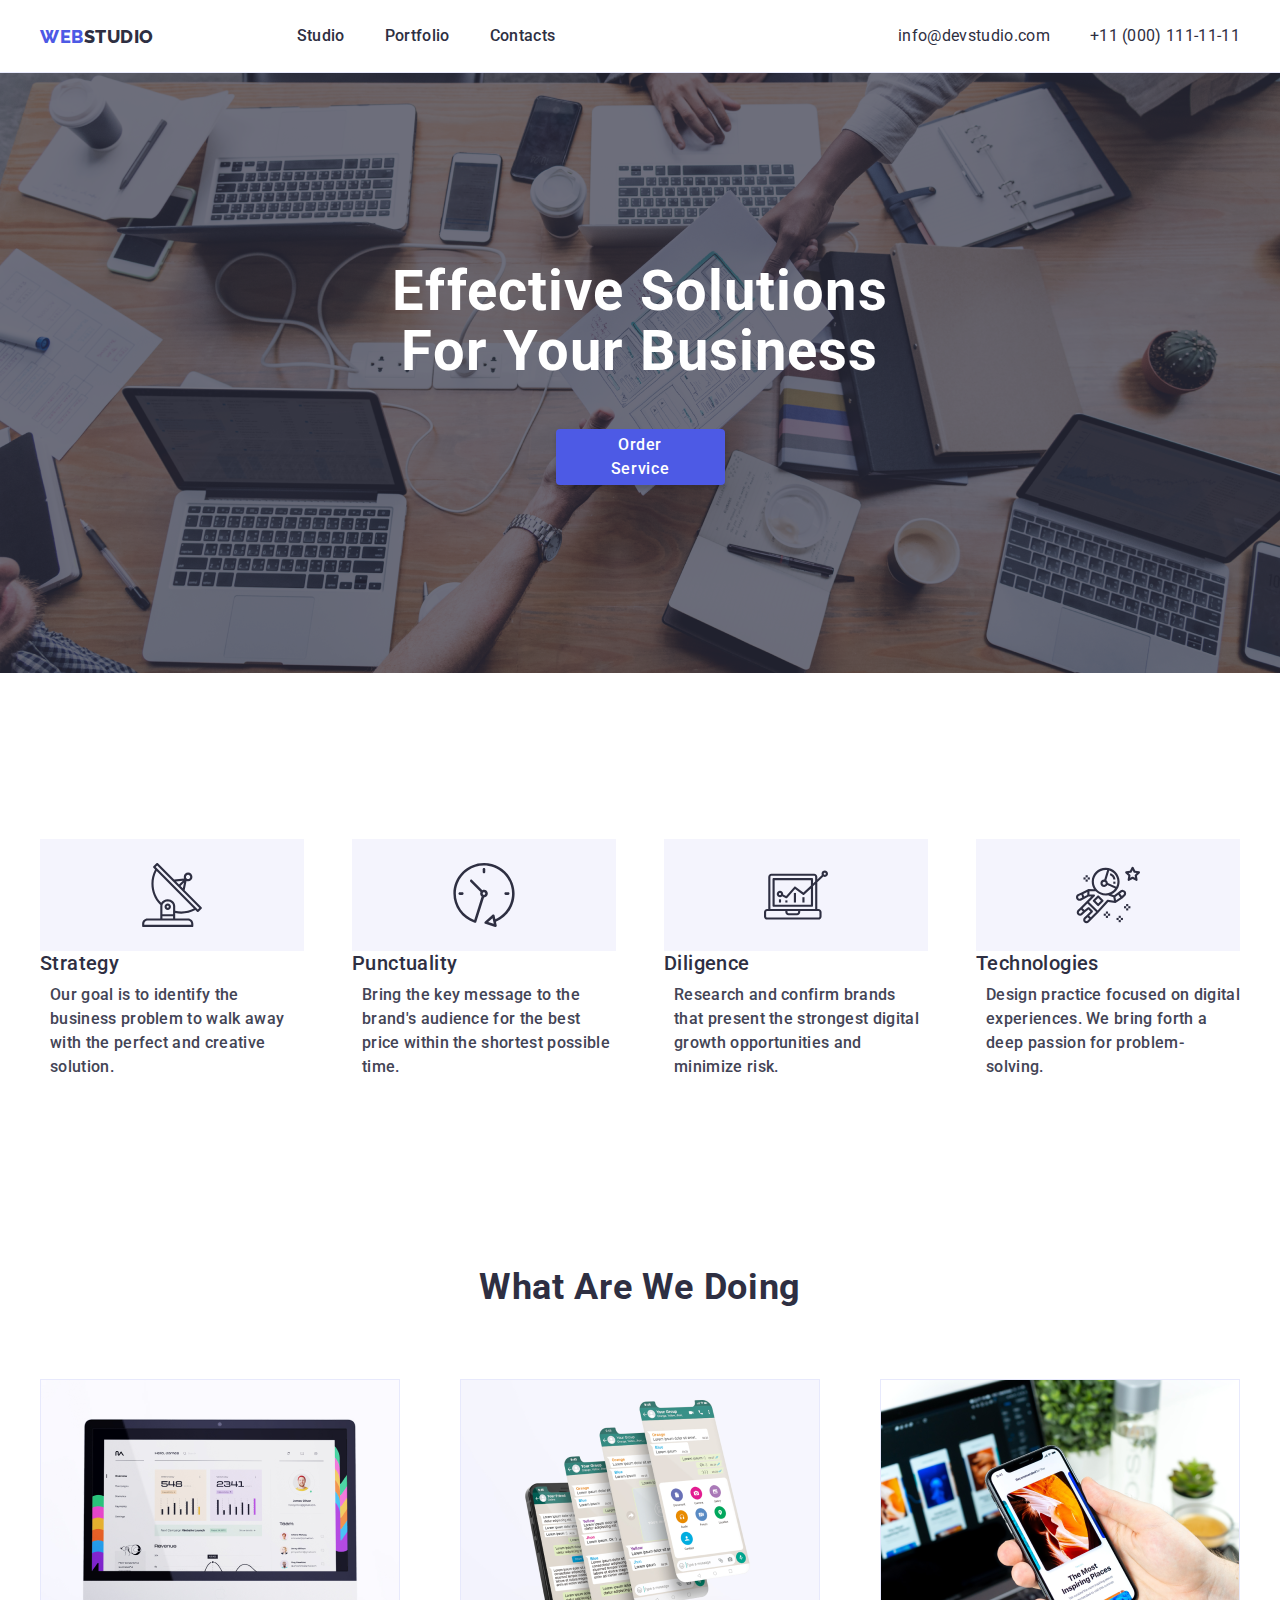
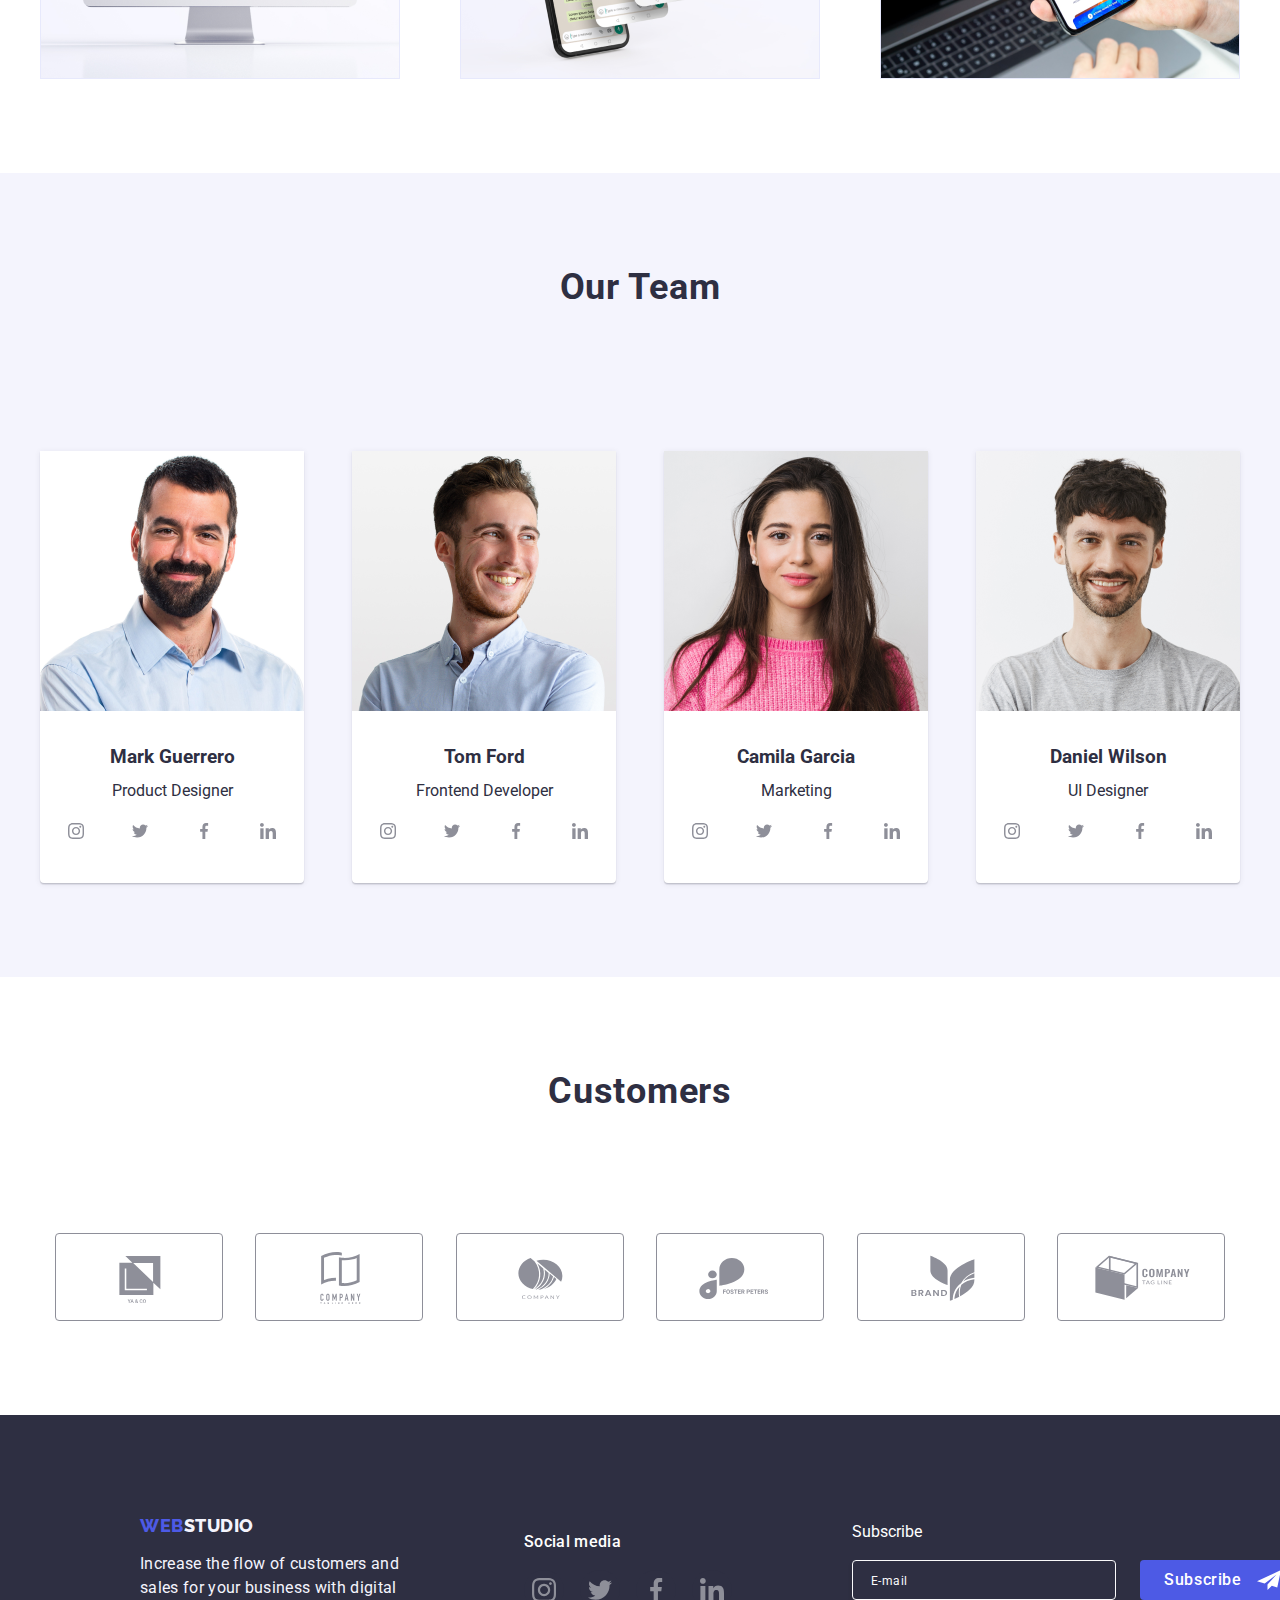
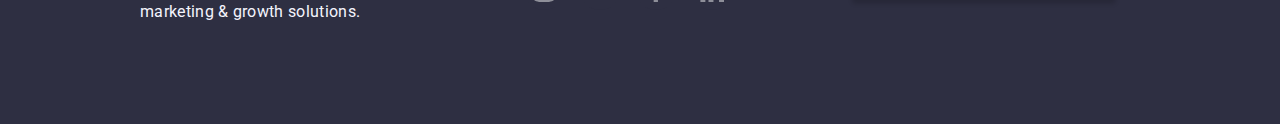
<file: index.html>
<!DOCTYPE html>
<html lang="en">
  <head>
    <meta charset="UTF-8" />
    <meta name="viewport" content="width=device-width, initial-scale=1.0" />
    <link rel="preconnect" href="https://fonts.googleapis.com" />
    <link rel="preconnect" href="https://fonts.gstatic.com" crossorigin />
    <link
      href="https://fonts.googleapis.com/css2?family=Raleway:ital,wght@0,100..900;1,100..900&family=Roboto:wght@400;500;700;900&display=swap"
      rel="stylesheet"
    />

    <!-- Normalize information -->
    <link
      rel="stylesheet"
      href="https://cdnjs.cloudflare.com/ajax/libs/modern-normalize/1.1.0/modern-normalize.min.css"
    />
    <link rel="stylesheet" href="./styles/modern-normalize.css" />
    <link rel="stylesheet" href="./styles/studio.css" />
    <title>Web Studio</title>
  </head>

  <!-- Information about body -->
  <body>
    <div class="js-menu-container">
      <button class="menu-toggle js-close-menu">&times;</button>
      <nav>
        <ul class="mobile-menu-navigation">
          <li>
            <a
              class="mobile-navbar-list-item"
              href="index.html"
              rel="noopener noreferrer"
              >Studio</a
            >
          </li>
          <li>
            <a
              class="mobile-navbar-list-item"
              href="portfolio.html"
              target="_parent"
              rel="noopener nofollow noreferrer"
              >Portfolio</a
            >
          </li>
          <li>
            <a
              class="mobile-navbar-list-item"
              href="contacts.html"
              target="_blank"
              rel="noopener nofollow noreferrer"
              >Contacts</a
            >
          </li>
        </ul>
      </nav>
      <ul class="mobile-menu-contact">
        <li>
          <a href="mailto:info@devstudio.com">info@devstudio.com</a>
        </li>
        <li>
          <a href="tel:+11 (000) 111-11-11">+11 (000) 111-11-11</a>
        </li>
      </ul>
      <ul class="mobile-social-links-list">
        <li>
          <a
            href="https://www.instagram.com/"
            target="_blank"
            class="social-icon"
            aria-label="instagram-link"
          >
            <svg>
              <use href="./images/icons/icons.svg#icon-instagram"></use>
            </svg>
          </a>
        </li>
        <li>
          <a
            href="https://www.twitter.com/"
            target="_blank"
            class="social-icon"
            aria-label="twitter-link"
          >
            <svg>
              <use href="./images/icons/icons.svg#icon-twitter"></use>
            </svg>
          </a>
        </li>
        <li>
          <a
            href="https://www.facebook.com/"
            target="_blank"
            class="social-icon"
            aria-label="facebook-link"
          >
            <svg>
              <use href="./images/icons/icons.svg#icon-facebook"></use>
            </svg>
          </a>
        </li>
        <li>
          <a
            href="https://www.linkedin.com/"
            target="_blank"
            class="social-icon"
            aria-label="linkedin-link"
          >
            <svg>
              <use href="./images/icons/icons.svg#icon-linkedin"></use>
            </svg>
          </a>
        </li>
      </ul>
    </div>
    <!-- Information about top line -->
    <header class="top-line">
      <div class="container top-line-style">
        <a href="index.html" rel="noopener noreferrer" class="logo">WEB</a>
        <nav class="navbar">
          <ul class="navbar-list">
            <li>
              <a
                class="navbar-list-item"
                href="index.html"
                rel="noopener noreferrer"
                >Studio</a
              >
            </li>
            <li>
              <a
                class="navbar-list-item"
                href="portfolio.html"
                target="_parent"
                rel="noopener nofollow noreferrer"
                >Portfolio</a
              >
            </li>
            <li>
              <a
                class="navbar-list-item"
                href="contacts.html"
                target="_blank"
                rel="noopener nofollow noreferrer"
                >Contacts</a
              >
            </li>
          </ul>
        </nav>

        <!-- Contact information -->
        <ul class="contact">
          <li>
            <a href="mailto:info@devstudio.com">info@devstudio.com</a>
          </li>
          <li>
            <a href="tel:+11 (000) 111-11-11">+11 (000) 111-11-11</a>
          </li>
        </ul>

        <button
          class="menu-toggle js-open-menu"
          aria-expanded="false"
          aria-controls="mobile-menu"
        >
          <svg
            width="24"
            height="24"
            fill="currentColor"
            viewBox="0 0 20 20"
            xmlns="http://www.w3.org/2000/svg"
          >
            <path
              fill-rule="evenodd"
              d="M3 5a1 1 0 011-1h12a1 1 0 110 2H4a1 1 0 01-1-1zM3 10a1 1 0 011-1h12a1 1 0 110 2H4a1 1 0 01-1-1zM3 15a1 1 0 011-1h12a1 1 0 110 2H4a1 1 0 01-1-1z"
              clip-rule="evenodd"
            ></path>
          </svg>
        </button>
      </div>
    </header>
    <main>
      <!-- Modal information -->
      <div class="modal is-hidden" data-modal>
        <div class="modal-content">
          <button class="close-btn" data-modal-close>&times;</button>
          <h2 class="title-form">
            Leave your contacts and we will call you back
          </h2>
          <form class="form">
            <div class="form-group">
              <label for="name">Name</label>
              <input type="text" name="name" id="name" class="input-for-icon" />
              <svg class="input-icon">
                <use href="./images/icons/icons.svg#icon-name"></use>
              </svg>
            </div>

            <div class="form-group">
              <label for="phone">Phone</label>
              <input
                type="tel"
                name="phone"
                id="phone"
                class="input-for-icon"
              />
              <svg class="input-icon">
                <use href="./images/icons/icons.svg#icon-phone"></use>
              </svg>
            </div>

            <div class="form-group">
              <label for="email">Email</label>
              <input
                type="email"
                name="email"
                id="email"
                class="input-for-icon"
              />
              <svg class="input-icon">
                <use href="./images/icons/icons.svg#icon-email"></use>
              </svg>
            </div>

            <div class="form-group">
              <label for="comment">Comment</label>
              <textarea
                class="input-comment"
                name="textarea"
                placeholder="Text input"
                id="comment"
              >
              </textarea>
            </div>

            <div>
              <label class="checkbox">
                <input type="checkbox" name="checkbox" class="checkbox-input" />
                <svg class="icon-checkbox">
                  <use href="./images/icons/icons.svg#icon-checkbox"></use>
                </svg>
                I accept the terms and conditions of the
                <span>Privacy Policy</span>
              </label>
            </div>

            <div class="btn-send-form">
              <input type="submit" value="Send" class="btn-send" />
            </div>
          </form>
        </div>
      </div>

      <!-- Information about Hero Section -->
      <section class="section section-one">
        <div class="container hero-section">
          <h1>Effective Solutions for Your Business</h1>
          <button type="button" data-modal-open>Order Service</button>
        </div>
      </section>

      <!-- Information about Section 1 - Benefits -->
      <section class="section">
        <div class="container">
          <ul class="section-list benefits-with-two-columns">
            <li class="section-list-item">
              <div class="icon-benefit-background">
                <svg class="icon-benefit">
                  <use href="./images/icons/icons.svg#icon-antenna"></use>
                </svg>
              </div>

              <h3>Strategy</h3>
              <p>
                Our goal is to identify the business problem to walk away with
                the perfect and creative solution.
              </p>
            </li>
            <li class="section-list-item">
              <div class="icon-benefit-background">
                <svg class="icon-benefit">
                  <use href="./images/icons/icons.svg#icon-clock"></use>
                </svg>
              </div>

              <h3>Punctuality</h3>
              <p>
                Bring the key message to the brand's audience for the best price
                within the shortest possible time.
              </p>
            </li>
            <li class="section-list-item">
              <div class="icon-benefit-background">
                <svg class="icon-benefit">
                  <use href="./images/icons/icons.svg#icon-diagram"></use>
                </svg>
              </div>
              <h3>Diligence</h3>
              <p>
                Research and confirm brands that present the strongest digital
                growth opportunities and minimize risk.
              </p>
            </li>
            <li class="section-list-item">
              <div class="icon-benefit-background">
                <svg class="icon-benefit">
                  <use href="./images/icons/icons.svg#icon-astronaut"></use>
                </svg>
              </div>

              <h3>Technologies</h3>
              <p>
                Design practice focused on digital experiences. We bring forth a
                deep passion for problem-solving.
              </p>
            </li>
          </ul>
        </div>
      </section>

      <!-- Information about Section 2 - What Are We Doing -->
      <section class="section what-are-we-doing">
        <div class="container section-style">
          <h2>What are we doing</h2>
          <ul class="section-list">
            <li>
              <img
                src="./images/Section_2/img_1.png"
                alt="monitor de calculator cu un grafic"
                width="360"
                height="300"
              />
            </li>
            <li>
              <img
                src="./images/Section_2/img_2.png"
                alt="ecran de telefon cu aplicatie deschisa"
                width="360"
                height="300"
              />
            </li>
            <li>
              <img
                src="./images/Section_2/img_3.png"
                alt="poza cu ecran de laptop si telefon"
                width="360"
                height="300"
              />
            </li>
          </ul>
        </div>
      </section>

      <!-- Information about Section 3 - Our Team -->
      <section class="section our-team-section">
        <div class="container section-style">
          <!-- Information about Our Team -->
          <h2>Our Team</h2>
          <ul class="section-list our-team-two-columns">
            <!-- Card 1 -->
            <li class="card">
              <img
                src="./images/Section_3/img_1.png"
                alt="Mark Guerrero"
                width="264"
                height="260"
              />
              <div class="card-content">
                <h3>Mark Guerrero</h3>
                <p>Product Designer</p>
                <ul class="social-links-list">
                  <li>
                    <a
                      href="https://www.instagram.com/"
                      target="_blank"
                      class="social-icon"
                      aria-label="instagram-link"
                    >
                      <svg>
                        <use
                          href="./images/icons/icons.svg#icon-instagram"
                        ></use>
                      </svg>
                    </a>
                  </li>
                  <li>
                    <a
                      href="https://www.twitter.com/"
                      target="_blank"
                      class="social-icon"
                      aria-label="twitter-link"
                    >
                      <svg>
                        <use href="./images/icons/icons.svg#icon-twitter"></use>
                      </svg>
                    </a>
                  </li>
                  <li>
                    <a
                      href="https://www.facebook.com/"
                      target="_blank"
                      class="social-icon"
                      aria-label="facebook-link"
                    >
                      <svg>
                        <use
                          href="./images/icons/icons.svg#icon-facebook"
                        ></use>
                      </svg>
                    </a>
                  </li>
                  <li>
                    <a
                      href="https://www.linkedin.com/"
                      target="_blank"
                      class="social-icon"
                      aria-label="linkedin-link"
                    >
                      <svg>
                        <use
                          href="./images/icons/icons.svg#icon-linkedin"
                        ></use>
                      </svg>
                    </a>
                  </li>
                </ul>
              </div>
            </li>
            <!-- Card 2 -->
            <li class="card">
              <img
                src="./images/Section_3/img_2.png"
                alt="Tom Ford"
                width="264"
                height="260"
              />
              <div class="card-content">
                <h3>Tom Ford</h3>
                <p>Frontend Developer</p>
                <ul class="social-links-list">
                  <li>
                    <a
                      href="https://www.instagram.com/"
                      target="_blank"
                      class="social-icon"
                      aria-label="instagram-link"
                    >
                      <svg>
                        <use
                          href="./images/icons/icons.svg#icon-instagram"
                        ></use>
                      </svg>
                    </a>
                  </li>
                  <li>
                    <a
                      href="https://www.twitter.com/"
                      target="_blank"
                      class="social-icon"
                      aria-label="twitter-link"
                    >
                      <svg>
                        <use href="./images/icons/icons.svg#icon-twitter"></use>
                      </svg>
                    </a>
                  </li>
                  <li>
                    <a
                      href="https://www.facebook.com/"
                      target="_blank"
                      class="social-icon"
                      aria-label="facebook-link"
                    >
                      <svg>
                        <use
                          href="./images/icons/icons.svg#icon-facebook"
                        ></use>
                      </svg>
                    </a>
                  </li>
                  <li>
                    <a
                      href="https://www.linkedin.com/"
                      target="_blank"
                      class="social-icon"
                      aria-label="linkedin-link"
                    >
                      <svg>
                        <use
                          href="./images/icons/icons.svg#icon-linkedin"
                        ></use>
                      </svg>
                    </a>
                  </li>
                </ul>
              </div>
            </li>
            <!-- Card 3 -->
            <li class="card">
              <img
                src="./images/Section_3/img_3.png"
                alt="Camila Garcia"
                width="264"
                height="260"
              />
              <div class="card-content">
                <h3>Camila Garcia</h3>
                <p>Marketing</p>
                <ul class="social-links-list">
                  <li>
                    <a
                      href="https://www.instagram.com/"
                      target="_blank"
                      class="social-icon"
                      aria-label="instagram-link"
                    >
                      <svg>
                        <use
                          href="./images/icons/icons.svg#icon-instagram"
                        ></use>
                      </svg>
                    </a>
                  </li>
                  <li>
                    <a
                      href="https://www.twitter.com/"
                      target="_blank"
                      class="social-icon"
                      aria-label="twitter-link"
                    >
                      <svg>
                        <use href="./images/icons/icons.svg#icon-twitter"></use>
                      </svg>
                    </a>
                  </li>
                  <li>
                    <a
                      href="https://www.facebook.com/"
                      target="_blank"
                      class="social-icon"
                      aria-label="facebook-link"
                    >
                      <svg>
                        <use
                          href="./images/icons/icons.svg#icon-facebook"
                        ></use>
                      </svg>
                    </a>
                  </li>
                  <li>
                    <a
                      href="https://www.linkedin.com/"
                      target="_blank"
                      class="social-icon"
                      aria-label="linkedin-link"
                    >
                      <svg>
                        <use
                          href="./images/icons/icons.svg#icon-linkedin"
                        ></use>
                      </svg>
                    </a>
                  </li>
                </ul>
              </div>
            </li>
            <!-- Card 4 -->
            <li class="card">
              <img
                src="./images/Section_3/img_4.png"
                alt="Daniel Wilson"
                width="264"
                height="260"
              />
              <div class="card-content">
                <h3>Daniel Wilson</h3>
                <p>UI Designer</p>
                <ul class="social-links-list">
                  <li>
                    <a
                      href="https://www.instagram.com/"
                      target="_blank"
                      class="social-icon"
                      aria-label="instagram-link"
                    >
                      <svg>
                        <use
                          href="./images/icons/icons.svg#icon-instagram"
                        ></use>
                      </svg>
                    </a>
                  </li>
                  <li>
                    <a
                      href="https://www.twitter.com/"
                      target="_blank"
                      class="social-icon"
                      aria-label="twitter-link"
                    >
                      <svg>
                        <use href="./images/icons/icons.svg#icon-twitter"></use>
                      </svg>
                    </a>
                  </li>
                  <li>
                    <a
                      href="https://www.facebook.com/"
                      target="_blank"
                      class="social-icon"
                      aria-label="facebook-link"
                    >
                      <svg>
                        <use
                          href="./images/icons/icons.svg#icon-facebook"
                        ></use>
                      </svg>
                    </a>
                  </li>
                  <li>
                    <a
                      href="https://www.linkedin.com/"
                      target="_blank"
                      class="social-icon"
                      aria-label="linkedin-link"
                    >
                      <svg>
                        <use
                          href="./images/icons/icons.svg#icon-linkedin"
                        ></use>
                      </svg>
                    </a>
                  </li>
                </ul>
              </div>
            </li>
          </ul>
        </div>
      </section>

      <!-- Information about Section 4 - Customers-->
      <section class="section">
        <div class="container section-style">
          <h2>Customers</h2>
          <ul class="section-list customers-with-two-columns">
            <li class="icon-client-background">
              <svg class="icon-client">
                <use href="./images/icons/icons.svg#icon-logo-1"></use>
              </svg>
            </li>
            <li class="icon-client-background">
              <svg class="icon-client">
                <use href="./images/icons/icons.svg#icon-logo-2"></use>
              </svg>
            </li>
            <li class="icon-client-background">
              <svg class="icon-client">
                <use href="./images/icons/icons.svg#icon-logo-3"></use>
              </svg>
            </li>
            <li class="icon-client-background">
              <svg class="icon-client">
                <use href="./images/icons/icons.svg#icon-logo-4"></use>
              </svg>
            </li>
            <li class="icon-client-background">
              <svg class="icon-client">
                <use href="./images/icons/icons.svg#icon-logo-5"></use>
              </svg>
            </li>
            <li class="icon-client-background">
              <svg class="icon-client">
                <use href="./images/icons/icons.svg#icon-logo-6"></use>
              </svg>
            </li>
          </ul>
        </div>
      </section>
    </main>
    <!-- Information about Footer Section -->
    <footer class="footer-section">
      <div class="container footer-section-style">
        <div class="footer-section-logo">
          <a class="footer-logo" href="index.html" rel="noopener noreferrer"
            >WEB</a
          >
          <p>
            Increase the flow of customers and sales for your business with
            digital marketing & growth solutions.
          </p>
        </div>
        <div class="footer-social-links">
          <p>Social media</p>
          <ul class="footer-social-links-list">
            <li>
              <a
                href="https://www.instagram.com/"
                target="_blank"
                class="footer-icon"
                aria-label="instagram-link"
              >
                <svg>
                  <use href="./images/icons/icons.svg#icon-instagram"></use>
                </svg>
              </a>
            </li>
            <li>
              <a
                href="https://www.twitter.com/"
                target="_blank"
                class="footer-icon"
                aria-label="twitter-link"
              >
                <svg>
                  <use href="./images/icons/icons.svg#icon-twitter"></use>
                </svg>
              </a>
            </li>
            <li>
              <a
                href="https://www.facebook.com/"
                target="_blank"
                class="footer-icon"
                aria-label="facebook-link"
              >
                <svg>
                  <use href="./images/icons/icons.svg#icon-facebook"></use>
                </svg>
              </a>
            </li>
            <li>
              <a
                href="https://www.linkedin.com/"
                target="_blank"
                class="footer-icon"
                aria-label="linkedin-link"
              >
                <svg>
                  <use href="./images/icons/icons.svg#icon-linkedin"></use>
                </svg>
              </a>
            </li>
          </ul>
        </div>
        <form class="footer-form">
          <p class="title-subscribe">Subscribe</p>
          <div class="footer-subscribe">
            <div>
              <label for="email"></label>
              <input
                type="email"
                name="email"
                id="email"
                placeholder="E-mail"
                class="input-subscribe"
              />
            </div>
            <div class="button-subscribe">
              <button type="submit" class="btn-subscribe">
                Subscribe
                <svg class="icon-subscribe">
                  <use href="./images/icons/icons.svg#icon-subscribe"></use>
                </svg>
              </button>
            </div>
          </div>
        </form>
      </div>
    </footer>
    <script src="./js/modal.js"></script>
    <script src="./js/mobile-menu.js"></script>
  </body>
</html>
</file>
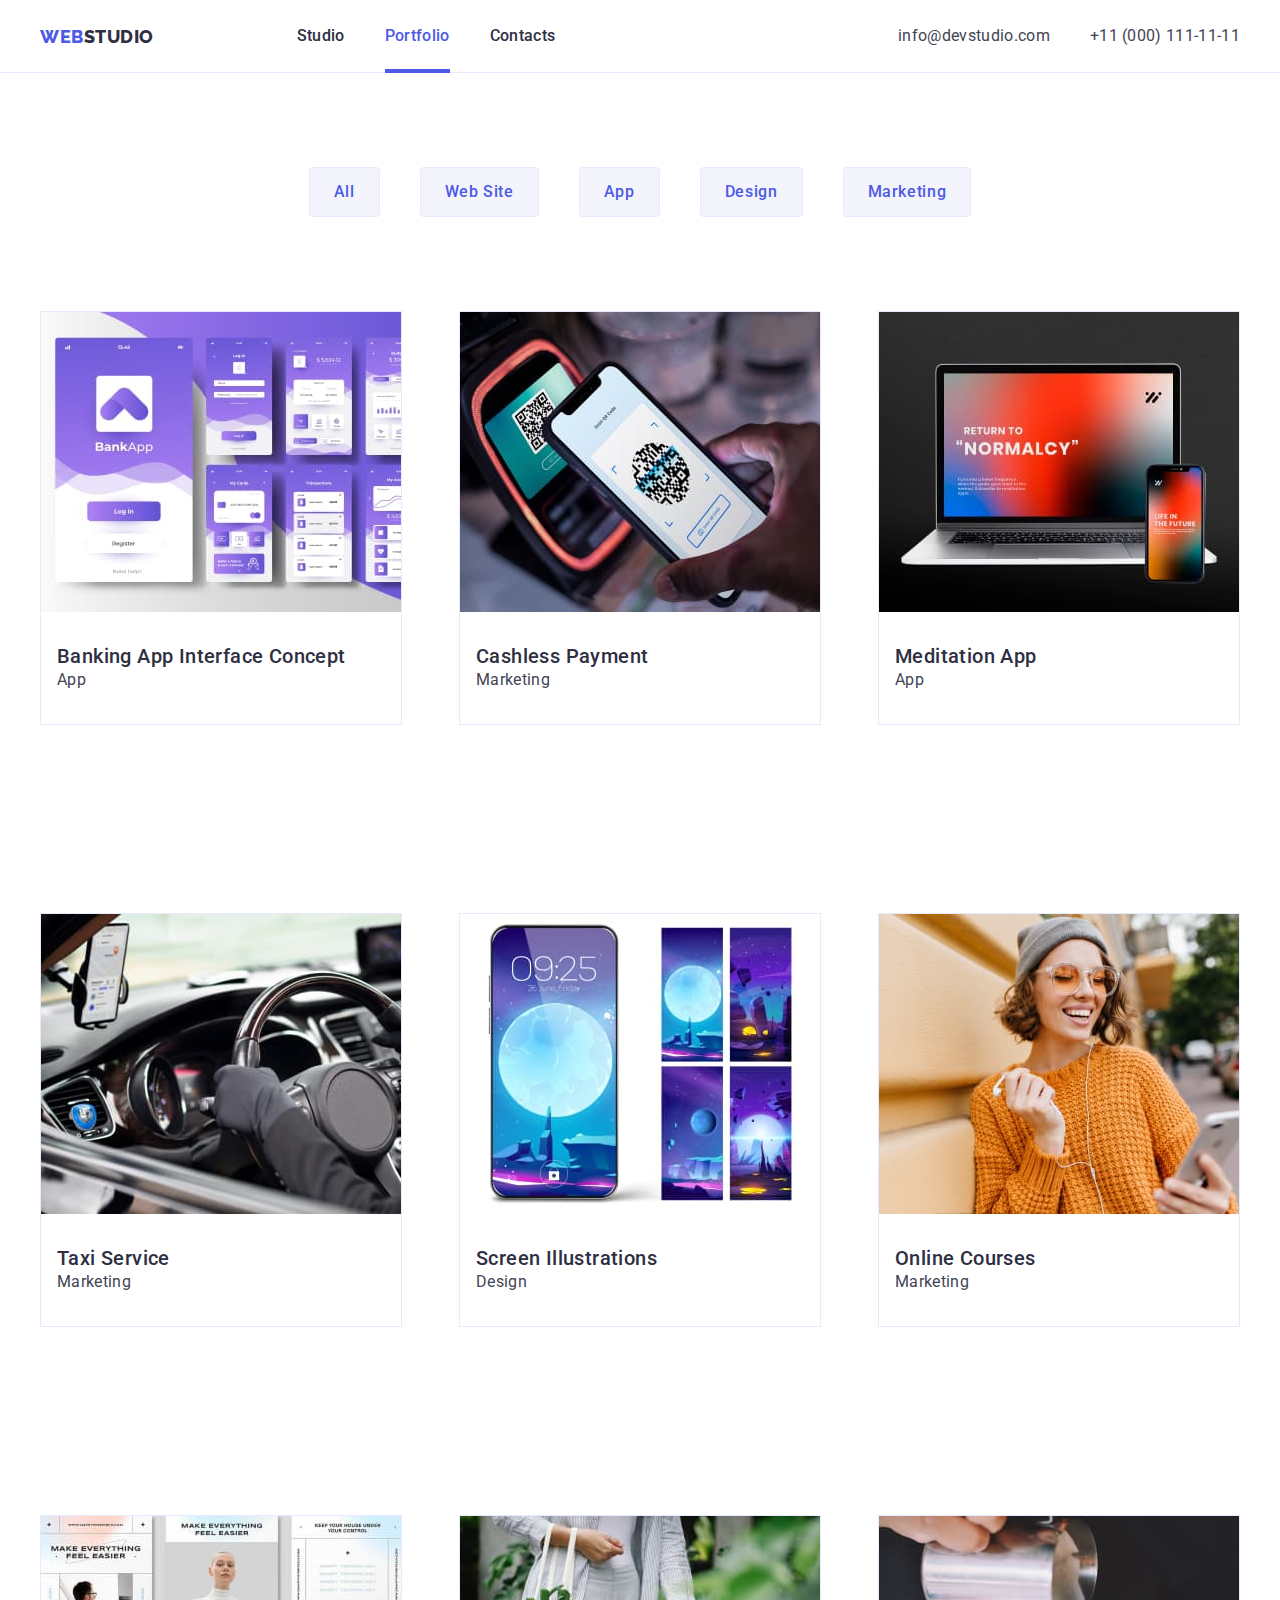
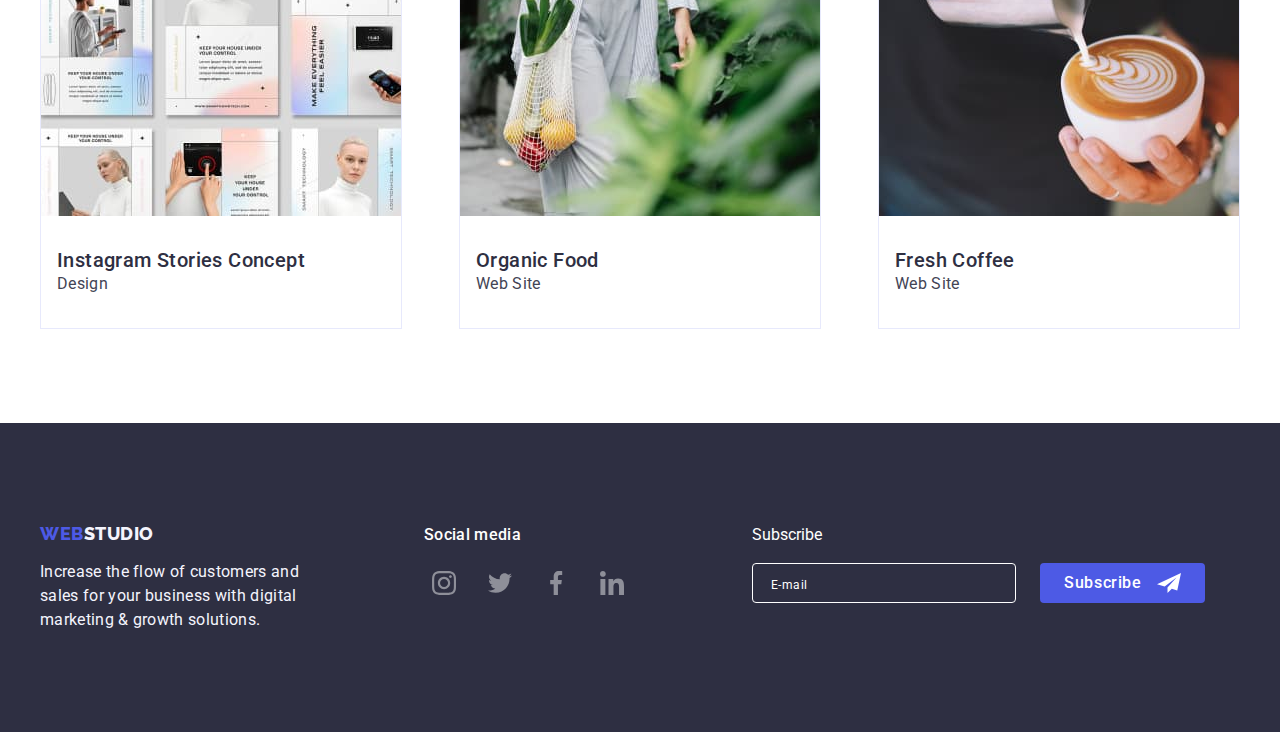
<file: portfolio.html>
<!DOCTYPE html>
<html lang="en">
  <head>
    <meta charset="UTF-8" />
    <meta name="viewport" content="width=device-width, initial-scale=1.0" />
    <link rel="preconnect" href="https://fonts.googleapis.com" />
    <link rel="preconnect" href="https://fonts.gstatic.com" crossorigin />
    <link
      href="https://fonts.googleapis.com/css2?family=Raleway:ital,wght@0,100..900;1,100..900&family=Roboto:wght@400;500;700;900&display=swap"
      rel="stylesheet"
    />

    <!-- Normalize information -->
    <link
      rel="stylesheet"
      href="https://cdnjs.cloudflare.com/ajax/libs/modern-normalize/1.1.0/modern-normalize.min.css"
    />
    <link rel="stylesheet" href="./styles/modern-normalize.css" />
    <link rel="stylesheet" href="./styles/portfolio.css" />

    <title>Portfolio</title>
  </head>

  <body>
    <!-- Header information -->
    <header class="top-line">
      <div class="container top-line-style">
        <a href="./index.html" rel="noopener noreferrer" class="logo">WEB</a>
        <nav class="navbar">
          <ul class="navbar-list">
            <li>
              <a
                class="navbar-list-item"
                href="./index.html"
                rel="noopener noreferrer"
                >Studio</a
              >
            </li>
            <li>
              <a
                class="navbar-list-item active"
                href="./portfolio.html"
                rel="noopener noreferrer"
                >Portfolio</a
              >
            </li>
            <li>
              <a class="navbar-list-item" href="" rel="noopener noreferrer"
                >Contacts</a
              >
            </li>
          </ul>
        </nav>

        <!-- Contacts information -->
        <ul class="contact">
          <li>
            <a href="mailto:info@devstudio.com">info@devstudio.com</a>
          </li>
          <li>
            <a href="tel:+11 (000) 111-11-11">+11 (000) 111-11-11</a>
          </li>
        </ul>
      </div>
    </header>

    <main>
      <!-- Section with buttons - filtres -->
      <section class="filters-section">
        <div class="container">
          <ul class="filters-section-list">
            <li>
              <button type="button" class="btn-filtres">All</button>
            </li>
            <li>
              <button type="button" class="btn-filtres">Web Site</button>
            </li>
            <li>
              <button type="button" class="btn-filtres">App</button>
            </li>
            <li>
              <button type="button" class="btn-filtres">Design</button>
            </li>
            <li>
              <button type="button" class="btn-filtres">Marketing</button>
            </li>
          </ul>
        </div>
      </section>

      <!-- Section with Row 1 -->
      <section class="section">
        <div class="container">
          <ul class="section-row-list">
            <li class="project-card">
              <div class="img-overlay">
                <img
                  src="./images/Row-1/img-1.jpg"
                  alt="Banking App Interface Concept"
                />
                <div class="overlay">
                  <p class="overlay-text">
                    14 Stylish and User-Friendly App Design Concepts · Task
                    Manager App · Calorie Tracker App · Exotic Fruit Ecommerce
                    App · Cloud Storage App
                  </p>
                </div>
              </div>
              <div class="project-card-info">
                <h2>Banking App Interface Concept</h2>
                <span>App</span>
              </div>
            </li>
            <li class="project-card">
              <div class="img-overlay">
                <img src="./images/Row-1/img-2.jpg" alt="Cashless Payment" />
                <div class="overlay">
                  <p class="overlay-text">
                    14 Stylish and User-Friendly App Design Concepts · Task
                    Manager App · Calorie Tracker App · Exotic Fruit Ecommerce
                    App · Cloud Storage App
                  </p>
                </div>
              </div>
              <div class="project-card-info">
                <h2>Cashless Payment</h2>
                <span>Marketing</span>
              </div>
            </li>
            <li class="project-card">
              <div class="img-overlay">
                <img src="./images/Row-1/img-3.jpg" alt="Meditation App" />
                <div class="overlay">
                  <p class="overlay-text">
                    14 Stylish and User-Friendly App Design Concepts · Task
                    Manager App · Calorie Tracker App · Exotic Fruit Ecommerce
                    App · Cloud Storage App
                  </p>
                </div>
              </div>
              <div class="project-card-info">
                <h2>Meditation App</h2>
                <span>App</span>
              </div>
            </li>
          </ul>
        </div>
      </section>

      <!-- Section with Row 2 -->
      <section class="section">
        <div class="container">
          <ul class="section-row-list">
            <li class="project-card">
              <div class="img-overlay">
                <img src="./images/Row-2/img-1.jpg" alt="Taxi Service" />
                <div class="overlay">
                  <p class="overlay-text">
                    14 Stylish and User-Friendly App Design Concepts · Task
                    Manager App · Calorie Tracker App · Exotic Fruit Ecommerce
                    App · Cloud Storage App
                  </p>
                </div>
              </div>
              <div class="project-card-info">
                <h2>Taxi Service</h2>
                <span>Marketing</span>
              </div>
            </li>
            <li class="project-card">
              <div class="img-overlay">
                <img
                  src="./images/Row-2/img-2.jpg"
                  alt="Screen Illustrations"
                />
                <div class="overlay">
                  <p class="overlay-text">
                    14 Stylish and User-Friendly App Design Concepts · Task
                    Manager App · Calorie Tracker App · Exotic Fruit Ecommerce
                    App · Cloud Storage App
                  </p>
                </div>
              </div>
              <div class="project-card-info">
                <h2>Screen Illustrations</h2>
                <span>Design</span>
              </div>
            </li>
            <li class="project-card">
              <div class="img-overlay">
                <img src="./images/Row-2/img-3.jpg" alt="Online Courses" />
                <div class="overlay">
                  <p class="overlay-text">
                    14 Stylish and User-Friendly App Design Concepts · Task
                    Manager App · Calorie Tracker App · Exotic Fruit Ecommerce
                    App · Cloud Storage App
                  </p>
                </div>
              </div>
              <div class="project-card-info">
                <h2>Online Courses</h2>
                <span>Marketing</span>
              </div>
            </li>
          </ul>
        </div>
      </section>

      <!-- Section with Row 3 -->
      <section class="section">
        <div class="container">
          <ul class="section-row-list">
            <li class="project-card">
              <div class="img-overlay">
                <img
                  src="./images/Row-3/img-1.jpg"
                  alt="Instagram Stories Concept"
                />
                <div class="overlay">
                  <p class="overlay-text">
                    14 Stylish and User-Friendly App Design Concepts · Task
                    Manager App · Calorie Tracker App · Exotic Fruit Ecommerce
                    App · Cloud Storage App
                  </p>
                </div>
              </div>
              <div class="project-card-info">
                <h2>Instagram Stories Concept</h2>
                <span>Design</span>
              </div>
            </li>
            <li class="project-card">
              <div class="img-overlay">
                <img src="./images/Row-3/img-2.jpg" alt="Organic Food" />
                <div class="overlay">
                  <p class="overlay-text">
                    14 Stylish and User-Friendly App Design Concepts · Task
                    Manager App · Calorie Tracker App · Exotic Fruit Ecommerce
                    App · Cloud Storage App
                  </p>
                </div>
              </div>
              <div class="project-card-info">
                <h2>Organic Food</h2>
                <span>Web Site</span>
              </div>
            </li>
            <li class="project-card">
              <div class="img-overlay">
                <img src="./images/Row-3/img-3.jpg" alt="Fresh Coffee" />
                <div class="overlay">
                  <p class="overlay-text">
                    14 Stylish and User-Friendly App Design Concepts · Task
                    Manager App · Calorie Tracker App · Exotic Fruit Ecommerce
                    App · Cloud Storage App
                  </p>
                </div>
              </div>
              <div class="project-card-info">
                <h2>Fresh Coffee</h2>
                <span>Web Site</span>
              </div>
            </li>
          </ul>
        </div>
      </section>
    </main>
    <!-- Footer information -->
    <footer class="footer-section">
      <div class="container footer-section-style">
        <!-- Information about logo -->
        <div class="footer-section-logo">
          <a class="footer-logo" href="index.html" rel="noopener noreferrer"
            >WEB</a
          >
          <p>
            Increase the flow of customers and sales for your business with
            digital marketing & growth solutions.
          </p>
        </div>
        <div class="footer-social-links">
          <p>Social media</p>
          <ul class="footer-social-links-list">
            <!-- Information about Footer icon -->
            <li>
              <a
                href="https://www.instagram.com/"
                target="_blank"
                class="footer-icon"
                aria-label="instagram-link"
              >
                <svg>
                  <use href="./images/icons/icons.svg#icon-instagram"></use>
                </svg>
              </a>
            </li>
            <li>
              <a
                href="https://www.twitter.com/"
                target="_blank"
                class="footer-icon"
                aria-label="twitter-link"
              >
                <svg>
                  <use href="./images/icons/icons.svg#icon-twitter"></use>
                </svg>
              </a>
            </li>
            <li>
              <a
                href="https://www.facebook.com/"
                target="_blank"
                class="footer-icon"
                aria-label="facebook-link"
              >
                <svg>
                  <use href="./images/icons/icons.svg#icon-facebook"></use>
                </svg>
              </a>
            </li>
            <li>
              <a
                href="https://www.linkedin.com/"
                target="_blank"
                class="footer-icon"
                aria-label="linkedin-link"
              >
                <svg>
                  <use href="./images/icons/icons.svg#icon-linkedin"></use>
                </svg>
              </a>
            </li>
          </ul>
        </div>
        <form class="footer-form">
          <p class="title-subscribe">Subscribe</p>
          <div class="footer-subscribe">
            <div>
              <label for="email"></label>
              <input
                type="email"
                name="email"
                id="email"
                placeholder="E-mail"
                class="input-subscribe"
              />
            </div>
            <div class="button-subscribe">
              <button type="submit" class="btn-subscribe">
                Subscribe
                <svg class="icon-subscribe">
                  <use href="./images/icons/icons.svg#icon-subscribe"></use>
                </svg>
              </button>
            </div>
          </div>
        </form>
      </div>
    </footer>
  </body>
</html>
</file>
<file: styles/studio.css>
:root {
  --blue-color: #4d5ae5;
  --ocean: #404bbf;
  --navy-blue: #2e2f42;
  --hover-links-color: #2042db;
  --social-icon-color: #8e8f99;
  --light-slate: #8e8f99;
  --list-item-color: #434455;
  --border-color: #e7e9fc;
  --cloud: #f4f4fd;
  --navy-blue-modal: #2e2f4266;
  --cornflower: #e7e9fc;
  --grey: #2e2f42b3;
  --color-white: #fff;
  --dairy: #fcfcfc;
  --font-family: "Roboto", sans-serif;
  --second-family: "Raleway", sans-serif;
  --transition: 250ms cubic-bezier(0.4, 0, 0.2, 1);
}

/* General settings */
body {
  font-family: var(--font-family);
  color: var(--navy-blue);
}

a {
  text-decoration: none;
}

li {
  list-style-type: none;
}

.container {
  margin: 0 auto;
}

.top-line .container {
  width: 1200px;
  margin: 0 auto;
}

.section {
  padding: 94px 0;
}

a {
  transition: var(--transition);
}

/* Information about Top Line */
.top-line {
  background: var(--color-white);
  border-bottom: 1px solid var(--border-color);
  padding: 24px 0;
  display: flex;
  align-items: center;
}

.top-line a.active {
  color: var(--blue-color);
  border-bottom: 4px solid var(--blue-color);
  padding-bottom: 24px;
}

.top-line-style {
  display: flex;
  justify-content: space-between;
  align-items: center;
}

/* Information about Logo */
.logo {
  font-family: var(--second-family);
  font-weight: 800;
  font-size: 18px;
  line-height: 1.16667;
  letter-spacing: 0.03em;
  color: var(--blue-color);
}

.logo::after {
  content: "STUDIO";
  color: var(--navy-blue);
}

.logo:hover {
  transform: scale(1.05);
}

/* Information about Nav-Bar */
.navbar-list {
  display: none;
}
.navbar-list-item {
  font-family: var(--font-family);
  font-weight: 500;
  font-size: 16px;
  line-height: 1.5;
  letter-spacing: 0.02em;
  color: var(--navy-blue);
}

.navbar-list-item:hover,
.navbar-list-item:focus {
  color: var(--hover-links-color);
  transform: scale(1.15);
}

/* Information about Contacts in Nav-Bar */
.contact {
  display: none;
}
.contact a {
  color: var(--button-hover-color);
}

.contact a:hover,
.contact a:focus {
  color: var(--hover-links-color);
}

.burger-menu {
  position: relative;
  top: 24px;
  right: 16px;
  width: 20px;
  height: 20px;
}

/* Information about Hero Section */
.hero-section {
  display: flex;
  flex-direction: column;
  align-items: center;
  justify-content: center;
  gap: 48px;
}

/* Information about Title Hero Section */
.hero-section h1 {
  width: 320px;
  height: 80px;
  font-weight: 700;
  font-size: 36px;
  line-height: 1.11111;
  letter-spacing: 0.02em;
  text-transform: capitalize;
  text-align: center;
  color: var(--color-white);
}

/* Information about Button Hero Section */
.hero-section button {
  width: 169px;
  height: 56px;
  padding: 16px 32px;
  background: var(--blue-color);
  box-shadow: 0 4px 4px 0 rgba(0, 0, 0, 0.15);
  border: 0;
  border-radius: 4px;
  font-weight: 500;
  font-size: 16px;
  line-height: 1.5;
  letter-spacing: 0.04em;
  color: var(--color-white);
  display: flex;
  justify-content: center;
  align-items: center;
  cursor: pointer;
}

.hero-section button:hover,
.hero-section button:focus {
  color: var(--hover-links-color);
  background: var(--color-white);
}
button:hover {
  transform: scale(1.05);
}

.is-hidden {
  visibility: hidden;
}

.modal {
  position: fixed;
  top: 0;
  left: 0;
  width: 100vw;
  height: 100vh;
  display: flex;
  justify-content: center;
  align-items: center;
  background: var(--navy-blue-modal);
  transition: transform var(--transition);
}

.modal-content {
  margin: 0 auto;
  padding: 16px;
  background-color: var(--color-white);
  width: 408px;
  height: 584px;
  position: relative;
  border-radius: 4px;
}

.close-btn {
  position: absolute;
  top: 24px;
  right: 24px;
  border-radius: 50%;
  width: 24px;
  height: 24px;
  color: var(--navy-blue);
  background-color: var(--cornflower);
  display: flex;
  justify-content: center;
  align-items: center;
  outline: none;
  border-style: none;
  margin-bottom: 24px;
  cursor: pointer;
}

/* Information about form */

label {
  font-family: var(--font-family);
  font-weight: 400;
  font-size: 12px;
  line-height: 1.17;
  letter-spacing: 0.04em;
  color: var(--light-slate);
}

.title-form {
  font-weight: 500;
  font-size: 16px;
  line-height: 1.5;
  letter-spacing: 0.02em;
  text-align: center;
  color: var(--navy-blue);
  padding: 50px 14px 10px 14px;
}

.form-group {
  display: flex;
  position: relative;
  flex-direction: column;
  width: 360px;
  margin-top: 8px;
  gap: 3px;
}

.form-group:focus-within svg {
  fill: var(--blue-color);
}

.input-for-icon {
  padding: 8px 16px;
  border: 1px solid var(--navy-blue-modal);
  border-radius: 4px;
}

.input-for-icon:focus {
  outline: 1px solid var(--blue-color);
  border: none;
}
.input-icon:focus {
  color: var(--blue-color);
}

.input-icon {
  padding: 3px 0px;
  width: 18px;
  height: 24px;
  position: absolute;
  top: 26px;
  left: 16px;
  pointer-events: none;
}

.input-comment {
  border: 1px solid var(--navy-blue-modal);
  border-radius: 4px;
  width: 360px;
  height: 120px;
}

.input-comment:focus {
  outline: 1px solid var(--blue-color);
  border: none;
}

.input-comment::placeholder {
  text-align: initial;
}

/* Information about checkbox */
.checkbox {
  display: flex;
  justify-content: center;
  align-items: center;
  gap: 3px;
  margin-bottom: 24px;
  margin-top: 10px;
}

.checkbox .checkbox-input {
  display: none;
}

.checkbox .icon-checkbox {
  width: 16px;
  height: 16px;
  fill: none;
  margin-right: 8px;
  border: 2px solid var(--navy-blue-modal);
  border-radius: 2px;
  transition: border-color var(--transition), background-color var(--transition),
    fill var(--transition);
  cursor: pointer;
}

.checkbox .checkbox-input:checked + .icon-checkbox {
  background-color: var(--blue-color);
  border-color: var(--blue-color);
  fill: var(--blue-color);
  outline: none;
  stroke: var(--color-white);
  stroke-width: 0.2;
}

.checkbox label {
  flex: 2;
  font-family: var(--font-family);
  font-weight: 400;
  font-size: 12px;
  line-height: 1.17;
  letter-spacing: 0.04em;
  color: var(--light-slate);
}

.checkbox span {
  line-height: 1.33;
  text-decoration: underline;
  text-decoration-skip-ink: none;
  color: var(--blue-color);
  cursor: pointer;
}

/* Information about button */
.btn-send-form {
  display: flex;
  justify-content: center;
  margin-top: 18px;
}

.btn-send {
  border-radius: 4px;
  padding: 16px 32px;
  width: 169px;
  height: 56px;
  background-color: var(--blue-color);
  color: var(--color-white);
  border: none;
}
.btn-send:hover {
  transform: var(--transition);
  transform: scale(1.05);
  cursor: pointer;
  transition: var(--transition);
}

/* Information about modal phone approach */

.icon-close-btn {
  width: 10px;
  height: 10px;
  background-color: white;
}

.js-open-menu {
  cursor: pointer;
  border: none;
  outline: none;
}

/* Information about Hero Section background */
.section-one {
  background: url("../images/hero-section/hero-background.png") no-repeat center,
    url("../images/hero-section/background-hero-office.png") no-repeat center;
  height: 600px;
  display: flex;
  justify-content: center;
}

/* Information about Section One - Benefits and What are we Doing */
.icon-benefit {
  width: 64px;
  height: 64px;
}

.icon-benefit-background {
  width: 264px;
  height: 112px;
  background: var(--cloud);
  display: flex;
  justify-content: center;
  align-items: center;
  display: none;
}

.section-list-item h3 {
  font-size: 36px;
  line-height: 1.11111;
  letter-spacing: 0.02em;
  text-transform: capitalize;
  text-align: center;
  color: var(--navy-blue);
}

.section-list-item p {
  font-weight: 500;
  font-size: 16px;
  line-height: 1.5;
  letter-spacing: 0.02em;
  color: var(--list-item-color);
  padding-top: 8px;
  padding-left: 10px;
}

.section-list-item {
  display: flex;
  flex-direction: column;
  justify-content: space-between;
  padding-top: 72px;
}

.section-list {
  display: flex;
  justify-content: space-between;
  flex-direction: column;
  align-items: center;
}

.section-style {
  display: flex;
  flex-direction: column;
  gap: 72px;
}

.section-style h2 {
  font-weight: 700;
  font-size: 36px;
  line-height: 1.11111;
  letter-spacing: 0.02em;
  text-transform: capitalize;
  text-align: center;
}

.what-are-we-doing {
  display: none;
}

.customers-with-two-columns {
  flex-wrap: wrap;
  display: flex;
  flex-direction: row;
  width: 396px;
  margin: auto;
  padding: 0 15px;
}

.icon-client-background {
  margin-top: 50px;
}

/* Information about Section Our Team */
.our-team-section {
  background: var(--cloud);
}

/* Card style */
.card {
  border-radius: 0 0 4px 4px;
  box-shadow: 0 2px 1px 0 rgba(46, 47, 66, 0.08),
    0 1px 1px 0 rgba(46, 47, 66, 0.16), 0 1px 6px 0 rgba(46, 47, 66, 0.08);
  background: var(--color-white);
  display: flex;
  flex-direction: column;
  gap: 32px;
  margin-top: 72px;
}

/* Card content */
.card-content {
  display: flex;
  flex-direction: column;
  align-items: center;
  justify-content: center;
  gap: 8px;
  margin-bottom: 32px;
}

.social-icon {
  color: var(--social-icon-color);
}

.social-links-list {
  display: flex;
  justify-content: space-between;
  gap: 24px;
}

.social-icon svg {
  width: 16px;
  height: 16px;
}

.social-icon:hover {
  color: var(--color-white);
  transition: var(--transition);
}

.social-icon {
  width: 40px;
  height: 40px;
  background: var(--color-white);
  border-radius: 50%;
  display: flex;
  justify-content: center;
  align-items: center;
}

.social-icon:hover,
.social-icon:active {
  background: var(--blue-color);
  border-radius: 50%;
}

/* Information about section 4 - Customers */

.icon-client {
  color: var(--social-icon-color);
}

.icon-client {
  width: 104px;
  height: 56px;
}

.icon-client:hover,
.icon-client:focus {
  color: var(--blue-color);
  transition: var(--transition);
}

.icon-client svg:hover,
.icon-client svg:focus {
  transition: var(--transition);
}

.icon-client-background {
  width: 168px;
  height: 88px;
  background: var(--color-white);
  border: 1px solid var(--light-slate);
  border-radius: 4px;
  display: flex;
  justify-content: center;
  align-items: center;
}

.icon-client-background:hover,
.icon-client-background:focus {
  border: 1px solid var(--blue-color);
  border-radius: 4px;
}

/* Information about Footer Section */
.footer-section {
  background: var(--navy-blue);
  padding: 100px 0;
}

/* Information about Footer Logo */
.footer-logo {
  font-family: var(--second-family);
  font-weight: 800;
  font-size: 18px;
  line-height: 1.16667;
  letter-spacing: 0.03em;
  color: var(--blue-color);
  text-align: center;
}

.footer-logo::after {
  content: "STUDIO";
  color: var(--cloud);
}

.footer-section-logo {
  display: flex;
  flex-direction: column;
  gap: 16px;
  width: 264px;
}

.footer-section-logo p {
  font-family: var(--font-family);
  font-weight: 400;
  font-size: 16px;
  line-height: 1.5;
  letter-spacing: 0.02em;
  color: var(--cloud);
}

.footer-section-style {
  display: flex;
  flex-direction: column;
  gap: 120px;
  align-items: center;
}

/* Information about Footer Social Links */
.footer-social-links {
  font-weight: 500;
  font-size: 16px;
  line-height: 1.5;
  letter-spacing: 0.02em;
  color: var(--color-white);
  display: flex;
  flex-direction: column;
  gap: 16px;
  align-items: center;
}

.footer-social-links-list {
  display: flex;
  justify-content: space-between;
  width: 208px;
}

/* Footer section with svg */
.footer-icon svg {
  width: 24px;
  height: 24px;
  color: var(--social-icon-color);
}

.footer-icon svg:hover,
.footer-icon svg:active {
  color: var(--color-white);
  transition: color 250ms cubic-bezier(0.4, 0, 0.2, 1);
}

.footer-icon {
  width: 40px;
  height: 40px;
  background: var(--navy-blue);
  border-radius: 50%;
  display: flex;
  justify-content: center;
  align-items: center;
}

.footer-icon:hover,
.footer-icon:focus {
  background: var(--blue-color);
  border-radius: 50%;
}

/* Information About Section Subscribe */
.title-subscribe {
  color: var(--color-white);
  margin-bottom: 16px;
}

.footer-form {
  display: flex;
  flex-direction: column;
  align-items: center;
}

.footer-subscribe {
  display: flex;
  flex-direction: column;
}

.input-subscribe {
  border: 1px solid var(--color-white);
  border-radius: 4px;
  width: 398px;
  height: 40px;
  background-color: var(--navy-blue);
  color: var(--color-white);
  margin-right: 24px;
  margin-bottom: 20px;
  box-shadow: 0 4px 4px 0 rgba(0, 0, 0, 0.15);
  opacity: 0.98;
}

.input-subscribe::placeholder {
  color: var(--color-white);
  font-weight: 400;
  font-size: 12px;
  line-height: 2;
  letter-spacing: 0.04em;
  padding-left: 16px;
}

.button-subscribe {
  display: flex;
  justify-content: center;
}

.btn-subscribe {
  display: flex;
  font-weight: 500;
  font-size: 16px;
  line-height: 1.5;
  letter-spacing: 0.04em;
  color: var(--color-white);
  border: none;
  border-radius: 4px;
  padding: 8px 24px;
  width: 165px;
  height: 40px;
  background-color: var(--blue-color);
  cursor: pointer;
  position: absolute;
}

.icon-subscribe {
  position: relative;
  width: 24px;
  height: 24px;
  fill: var(--color-white);
  margin-left: 15px;
  cursor: pointer;
}

.js-menu-container {
  display: none;
}

.js-menu-container.is-open {
  display: flex;
  flex-direction: column;
  position: fixed;
  top: 0;
  right: 0;
  background-color: var(--color-white);
  padding: 80px 35px 40px 40px;
  z-index: 1;
}
.mobile-menu-navbar {
  display: flex;
}
.js-close-menu {
  position: absolute;
  top: 24px;
  right: 24px;
  border-radius: 50%;
  width: 24px;
  height: 24px;
  color: var(--blue-color);
  background-color: var(--cornflower);
  display: flex;
  justify-content: center;
  align-items: center;
  outline: none;
  border-style: none;
  margin-bottom: 24px;
}

.js-close-menu:hover {
  color: var(--ocean);
  background-color: var(--color-white);
  cursor: pointer;
}

.mobile-menu-navigation {
  display: flex;
  flex-direction: column;
  gap: 40px;
}

.mobile-navbar-list-item {
  font-family: var(--font-family);
  font-weight: 700;
  font-size: 36px;
  line-height: 111%;
  letter-spacing: 0.02em;
  text-transform: capitalize;
  color: var(--navy-blue);
}

.mobile-navbar-list-item:hover {
  color: var(--ocean);
}

.mobile-menu-contact {
  display: flex;
  flex-direction: column;
  gap: 40px;
  margin-top: 284px;
  margin-bottom: 48px;
}

.mobile-menu-contact a {
  font-family: var(--font-family);
  font-weight: 500;
  font-size: 20px;
  line-height: 120%;
  letter-spacing: 0.02em;
  color: var(--slate);
  transition: font-size var(--transition), color var(--transition);
}

.mobile-menu-contact a:hover {
  font-family: var(--font-family);
  font-weight: 700;
  font-size: 36px;
  line-height: 111%;
  letter-spacing: 0.02em;
  text-transform: capitalize;
  color: var(--blue-color);
}

.mobile-social-links-list {
  display: flex;
  gap: 56px;
}

/* Stiliare pentru tableta */
@media screen and (min-width: 768px) {
  .navbar-list {
    display: flex;
    gap: 40px;
    margin-right: 100px;
  }
  .contact {
    font-family: var(--font-family);
    font-weight: 400;
    font-size: 16px;
    line-height: 1.5;
    letter-spacing: 0.02em;
    display: flex;
    flex-direction: column;
    margin-left: 100px;
  }
  .burger-menu {
    display: none;
  }

  .js-open-menu {
    display: none;
  }

  .section-list {
    display: flex;
    justify-content: center;
    flex-direction: column;
    align-items: center;
  }

  .container {
    margin: 0 auto;
  }

  .hero-section h1 {
    width: 496px;
    height: 120px;
    font-weight: 700;
    font-size: 56px;
    line-height: 1.07143;
    letter-spacing: 0.02em;
    text-align: center;
    color: var(--color-white);
  }

  .icon-benefit-background {
    width: 264px;
    height: 112px;
    background: var(--cloud);
    display: flex;
    justify-content: center;
    align-items: center;
    display: none;
  }
  .section-list-item {
    display: flex;
    flex-direction: column;
    width: 264px;
    justify-content: space-between;
  }

  .section-list-item h3 {
    font-size: 36px;
    line-height: 1.11111;
    letter-spacing: 0.02em;
    text-transform: capitalize;
    text-align: center;
    color: var(--navy-blue);
  }

  .section-list-item p {
    font-size: 16px;
    line-height: 1.5;
    letter-spacing: 0.02em;
    color: var(--list-item-color);
    text-align: start;
  }

  .what-are-we-doing {
    display: none;
  }

  .benefits-with-two-columns {
    flex-wrap: wrap;
    display: flex;
    flex-direction: row;
    width: 736px;
  }
  .our-team-two-columns {
    flex-wrap: wrap;
    display: flex;
    flex-direction: row;
    width: 768px;
    margin: auto;
    gap: 24px;
  }

  .customers-with-two-columns {
    flex-wrap: wrap;
    display: flex;
    flex-direction: row;
    width: 552px;
    gap: 7px;
  }
  .card {
    border-radius: 0 0 4px 4px;
    box-shadow: 0 2px 1px 0 rgba(46, 47, 66, 0.08),
      0 1px 1px 0 rgba(46, 47, 66, 0.16), 0 1px 6px 0 rgba(46, 47, 66, 0.08);
    background: var(--color-white);
    display: flex;
    flex-direction: column;
    gap: 32px;
  }

  .footer-section-style {
    display: flex;
    gap: 120px;
    flex-wrap: wrap;
    width: 768px;
    flex-direction: row;
    justify-content: center;
  }

  .footer-subscribe {
    display: flex;
    flex-direction: row;
  }

  .footer-logo {
    font-family: var(--second-family);
    font-weight: 800;
    font-size: 18px;
    line-height: 1.16667;
    letter-spacing: 0.03em;
    color: var(--blue-color);
    text-align: start;
  }
  .footer-social-links {
    font-weight: 500;
    font-size: 16px;
    line-height: 1.5;
    letter-spacing: 0.02em;
    color: var(--color-white);
    display: flex;
    flex-direction: column;
    gap: 16px;
    align-items: start;
  }

  .footer-form {
    display: flex;
    flex-direction: column;
    align-items: start;
    margin-right: 300px;
  }

  .input-subscribe {
    border: 1px solid var(--color-white);
    border-radius: 4px;
    width: 264px;
    height: 40px;
    background-color: var(--navy-blue);
    color: var(--color-white);
    margin-right: 24px;
  }

  .button-subscribe {
    display: flex;
    flex-direction: row;
    justify-content: flex-start;
  }
}

/* Stilizare pentru desktop */
@media screen and (min-width: 1158px) {
  .navbar-list {
    display: flex;
    gap: 40px;
    margin-right: 100px;
  }
  .contact {
    font-family: var(--font-family);
    font-weight: 400;
    font-size: 16px;
    line-height: 1.5;
    letter-spacing: 0.02em;
    display: flex;
    flex-direction: row;
    gap: 40px;
    margin-left: 100px;
  }
  .burger-menu {
    display: none;
  }
  .js-open-menu {
    display: none;
  }
  .section-list {
    display: flex;
    justify-content: space-between;
    flex-direction: row;
  }
  .container {
    width: 1200px;
    margin: 0 auto;
  }

  .hero-section h1 {
    width: 496px;
    height: 120px;
    font-weight: 700;
    font-size: 56px;
    line-height: 1.07143;
    letter-spacing: 0.02em;
    text-align: center;
    color: var(--color-white);
  }

  .icon-benefit-background {
    width: 264px;
    height: 112px;
    background: var(--cloud);
    display: flex;
    justify-content: center;
    align-items: center;
  }

  .section-list-item h3 {
    font-weight: 500;
    font-size: 20px;
    line-height: 1.2;
    letter-spacing: 0.02em;
    text-align: start;
  }

  .section-list-item p {
    font-size: 16px;
    line-height: 1.5;
    letter-spacing: 0.02em;
    color: var(--list-item-color);
    text-align: start;
  }

  .what-are-we-doing {
    display: flex;
  }

  .card {
    border-radius: 0 0 4px 4px;
    box-shadow: 0 2px 1px 0 rgba(46, 47, 66, 0.08),
      0 1px 1px 0 rgba(46, 47, 66, 0.16), 0 1px 6px 0 rgba(46, 47, 66, 0.08);
    background: var(--color-white);
    display: flex;
    flex-direction: column;
    gap: 32px;
  }

  .benefits-with-two-columns {
    flex-wrap: nowrap;
    width: 1200px;
  }
  .customers-with-two-columns {
    flex-wrap: nowrap;
    width: 1200px;
  }

  .our-team-two-columns {
    flex-wrap: nowrap;
    width: 1200px;
  }

  .footer-section-style {
    display: flex;
    gap: 120px;
    flex-direction: row;
    flex-wrap: nowrap;
    justify-content: flex-end;
    width: 1440px;
  }

  .footer-subscribe {
    display: flex;
    flex-direction: row;
  }

  .footer-logo {
    font-family: var(--second-family);
    font-weight: 800;
    font-size: 18px;
    line-height: 1.16667;
    letter-spacing: 0.03em;
    color: var(--blue-color);
    text-align: start;
  }

  .footer-social-links {
    font-weight: 500;
    font-size: 16px;
    line-height: 1.5;
    letter-spacing: 0.02em;
    color: var(--color-white);
    display: flex;
    flex-direction: column;
    gap: 16px;
    align-items: start;
  }

  .footer-form {
    display: flex;
    flex-direction: column;
    align-items: start;
  }

  .input-subscribe {
    border: 1px solid var(--color-white);
    border-radius: 4px;
    width: 264px;
    height: 40px;
    background-color: var(--navy-blue);
    color: var(--color-white);
    margin-right: 24px;
  }

  .button-subscribe {
    display: flex;
    flex-direction: row;
    justify-content: flex-start;
  }
}
</file>
<file: styles/portfolio.css>
:root {
  --blue-color: #4d5ae5;
  --button-background-color: #4d5ae5;
  --button-color: #404bbf;
  --primary-color: #2e2f42;
  --logo-color: #4d5ae5;
  --hover-links-color: #2042db;
  --slate: #434455;
  --social-icon-color: #8e8f99;
  --border-color: #e7e9fc;
  --cloud: #f4f4fd;
  --primary-color-modal: rgba(46, 47, 66, 0.4);
  --grey: rgba(46, 47, 66, 0.702);
  --color-white: #fff;
  --dairy: #fcfcfc;
  --font-family: "Roboto", sans-serif;
  --second-family: "Raleway", sans-serif;
  --transition: 250ms cubic-bezier(0.4, 0, 0.2, 1);
}

/* General settings */
body {
  font-family: var(--font-family);
  color: var(--primary-color);
}

a {
  text-decoration: none;
}

li {
  list-style-type: none;
}

.container {
  width: 1200px;
  margin: 0 auto;
}

.section {
  padding: 94px 0;
}

a {
  transition: color 250ms cubic-bezier(0.4, 0, 0.2, 1);
}
svg {
  transition: color 250ms cubic-bezier(0.4, 0, 0.2, 1);
}

/* Information about Top Line */
.top-line {
  background: var(--color-white);
  border-bottom: 1px solid var(--border-color);
  padding: 24px 0;
}

.top-line a.active {
  color: var(--blue-color);
  border-bottom: 4px solid var(--blue-color);
  padding-bottom: 24px;
}
.top-line-style {
  display: flex;
  justify-content: space-between;
  align-items: center;
}

/* Information about logo */
.logo {
  font-family: var(--second-family);
  font-weight: 800;
  font-size: 18px;
  line-height: 1.16667;
  letter-spacing: 0.03em;
  color: var(--logo-color);
}

.logo:hover {
  transform: scale(1.05);
}

.logo::after {
  content: "STUDIO";
  color: var(--primary-color);
}

/* Information about Nav Bar */
.navbar-list {
  display: flex;
  gap: 40px;
  margin-right: 100px;
}

.navbar-list-item {
  font-family: var(--font-family);
  font-weight: 500;
  font-size: 16px;
  line-height: 1.5;
  letter-spacing: 0.02em;
  color: var(--primary-color);
}

.navbar-list-item:hover,
.navbar-list-item:focus {
  color: var(--hover-links-color);
}

/* Information about Contacts in Nav-Bar */
.contact {
  font-family: var(--font-family);
  font-weight: 400;
  font-size: 16px;
  line-height: 1.5;
  letter-spacing: 0.02em;
  display: flex;
  gap: 40px;
  margin-left: 100px;
}

.contact a {
  color: var(--slate);
}

.contact a:hover,
.contact a:focus {
  color: var(--hover-links-color);
}

/* Information about buttons with filtres */
.filters-section {
  padding-top: 94px;
}

.filters-section-list {
  display: flex;
  justify-content: center;
  align-items: center;
  gap: 40px;
  white-space: nowrap;
}

.btn-filtres {
  padding: 12px 24px;
  border: 1px solid var(--border-color);
  border-radius: 4px;
  background: var(--cloud);
  font-weight: 500;
  font-size: 16px;
  line-height: 1.5;
  letter-spacing: 0.04em;
  text-align: center;
  color: var(--button-background-color);
}

.btn-filtres:hover {
  color: var(--color-white);
  background: var(--button-color);
  box-shadow: 0 4px 4px 0 rgba(0, 0, 0, 0.25);
  cursor: pointer;
}

.btn-filtres:hover,
.btn-filtres:focus {
  transform: scale(1.05);
  transition: var(--transition);
}

/* Information about Rows */
.section-row-list {
  display: flex;
  justify-content: space-between;
}

/* Information about Cards */
.project-card {
  border: 1px solid var(--border-color);
  background: var(--color-white);
  transition: var(--transition);
}

.project-card:hover {
  box-shadow: 0 4px 4px 0 rgba(0, 0, 0, 0.25);
  scale: 1.015;
  cursor: pointer;
}

.project-card-info {
  display: flex;
  flex-direction: column;
  margin: 32px 0 32px 16px;
}

.project-card-info h2 {
  font-weight: 500;
  font-size: 20px;
  line-height: 1.2;
  letter-spacing: 0.02em;
  color: var(--primary-color);
}

.project-card-info span {
  font-size: 16px;
  line-height: 1.5;
  letter-spacing: 0.02em;
  color: var(--slate);
}

.img-overlay {
  position: relative;
  overflow: hidden;
}

.overlay {
  display: flex;
  justify-content: center;
  align-items: center;
  top: 0px;
  height: 360px;
  width: 360px;
  position: absolute;
  background-color: var(--blue-color);
  transform: translateY(101%);
  transition: transform var(--transition);
}

.overlay-text {
  width: 300px;
  font-weight: 400;
  font-size: 16px;
  line-height: 1.5;
  letter-spacing: 0.02em;
  color: var(--color-white);
  padding-bottom: 180px;
}

.img-overlay:hover .overlay {
  transform: translateY(0px);
}

/* Information about Footer section */
.footer-section {
  background: var(--primary-color);
  padding: 100px 0;
}

/* Information about Footer Logo */
.footer-logo {
  font-family: var(--second-family);
  font-weight: 800;
  font-size: 18px;
  line-height: 1.16667;
  letter-spacing: 0.03em;
  color: var(--logo-color);
}

.footer-logo::after {
  content: "STUDIO";
  color: var(--cloud);
}

.footer-section-logo {
  display: flex;
  flex-direction: column;
  gap: 16px;
  width: 264px;
}

.footer-section-logo p {
  font-family: var(--font-family);
  font-weight: 400;
  font-size: 16px;
  line-height: 1.5;
  letter-spacing: 0.02em;
  color: var(--cloud);
}

/* Information about style footer */
.footer-section-style {
  display: flex;
  gap: 120px;
}

/* Information about Social links */
.footer-social-links {
  font-weight: 500;
  font-size: 16px;
  line-height: 1.5;
  letter-spacing: 0.02em;
  color: var(--color-white);
  display: flex;
  flex-direction: column;
  gap: 16px;
}

.footer-social-links-list {
  display: flex;
  justify-content: space-between;
  width: 208px;
}

/* Information about Footer svg */
.footer-icon svg {
  width: 24px;
  height: 24px;
  color: var(--social-icon-color);
}

.footer-icon svg:hover,
.footer-icon svg:active {
  color: var(--color-white);
}

.footer-icon {
  width: 40px;
  height: 40px;
  background: var(--navy-blue);
  border-radius: 50%;
  display: flex;
  justify-content: center;
  align-items: center;
}

.footer-icon:hover,
.footer-icon:active {
  background: var(--blue-color);
  border-radius: 50%;
}

/* Information About Section Subscribe */
.title-subscribe {
  color: var(--color-white);
  margin-bottom: 16px;
}

.footer-form {
  display: flex;
  flex-direction: column;
}

.footer-subscribe {
  display: flex;
}

.input-subscribe {
  border: 1px solid var(--color-white);
  border-radius: 4px;
  width: 264px;
  height: 40px;
  background-color: var(--navy-blue);
  color: var(--color-white);
  margin-right: 24px;
}

.input-subscribe::placeholder {
  color: var(--color-white);
  font-weight: 400;
  font-size: 12px;
  line-height: 2;
  letter-spacing: 0.04em;
  padding-left: 16px;
}

.btn-subscribe {
  display: flex;
  font-weight: 500;
  font-size: 16px;
  line-height: 1.5;
  letter-spacing: 0.04em;
  color: var(--color-white);
  border: none;
  border-radius: 4px;
  padding: 8px 24px;
  width: 165px;
  height: 40px;
  background-color: var(--blue-color);
  cursor: pointer;
  position: absolute;
}

.icon-subscribe {
  position: relative;
  width: 24px;
  height: 24px;
  fill: var(--color-white);
  margin-left: 15px;
  cursor: pointer;
}
</file>
